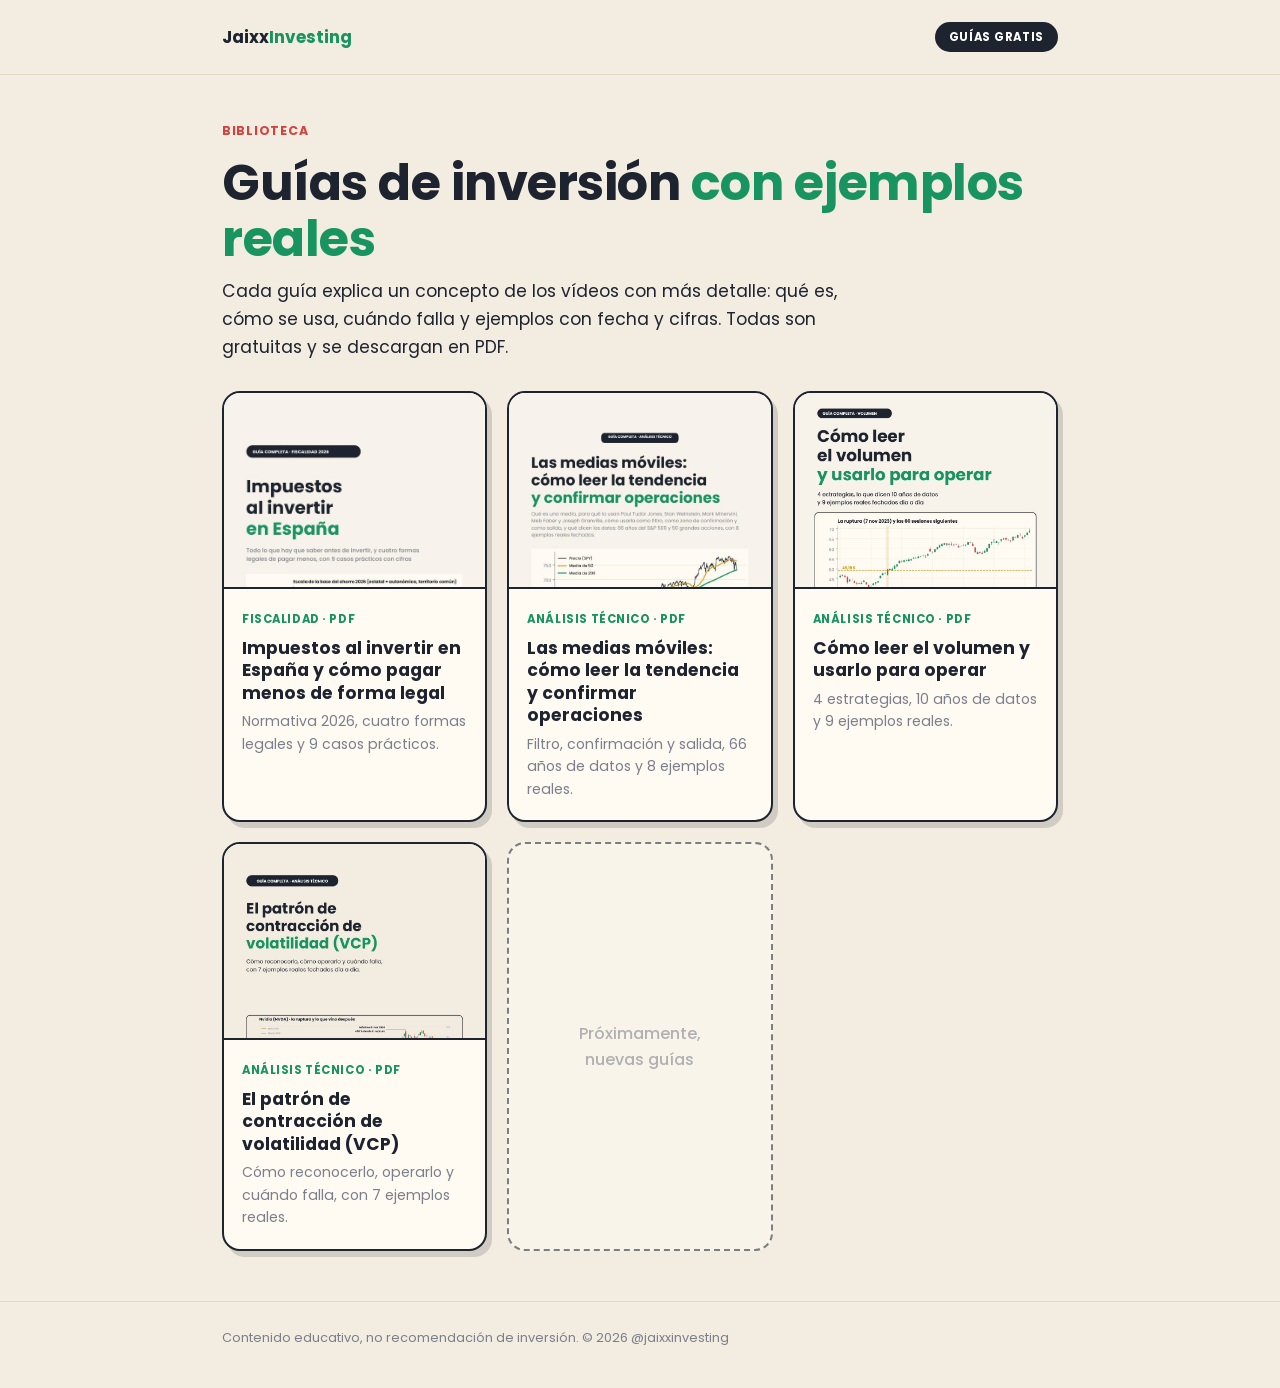
<file: index.html>
<!DOCTYPE html>
<html lang="es">
<head>
<meta charset="utf-8">
<meta name="viewport" content="width=device-width,initial-scale=1">
<title>Guías gratuitas de inversión · JaixxInvesting</title>
<meta name="description" content="Guías en PDF sobre bolsa, análisis técnico y fiscalidad, con ejemplos reales. Gratis.">
<link rel="preconnect" href="https://fonts.googleapis.com"><link rel="preconnect" href="https://fonts.gstatic.com" crossorigin>
<link href="https://fonts.googleapis.com/css2?family=Poppins:wght@400;500;700&display=swap" rel="stylesheet">
<link rel="stylesheet" href="estilo.css">
</head>
<body>
<header class="top"><div class="wrap"><a class="logo" href="./">Jaixx<span>Investing</span></a><span class="pill">Guías gratis</span></div></header>
<main class="wrap">
  <section class="hero">
    <div class="kick">Biblioteca</div>
    <h1>Guías de inversión <em>con ejemplos reales</em></h1>
    <p class="lead">Cada guía explica un concepto de los vídeos con más detalle: qué es, cómo se usa, cuándo falla y ejemplos con fecha y cifras. Todas son gratuitas y se descargan en PDF.</p>
  </section>
  <section class="grid">
    <a class="card" href="guias/impuestos/">
      <img src="guias/impuestos/portada.jpg" alt="Portada de la guía de impuestos al invertir en España">
      <div class="body"><span class="tag">Fiscalidad · PDF</span>
        <h3>Impuestos al invertir en España y cómo pagar menos de forma legal</h3>
        <p>Normativa 2026, cuatro formas legales y 9 casos prácticos.</p></div>
    </a>
    <a class="card" href="guias/medias/">
      <img src="guias/medias/portada.jpg" alt="Portada de la guía de las medias móviles">
      <div class="body"><span class="tag">Análisis técnico · PDF</span>
        <h3>Las medias móviles: cómo leer la tendencia y confirmar operaciones</h3>
        <p>Filtro, confirmación y salida, 66 años de datos y 8 ejemplos reales.</p></div>
    </a>
    <a class="card" href="guias/volumen/">
      <img src="guias/volumen/portada.jpg" alt="Portada de la guía del volumen">
      <div class="body"><span class="tag">Análisis técnico · PDF</span>
        <h3>Cómo leer el volumen y usarlo para operar</h3>
        <p>4 estrategias, 10 años de datos y 9 ejemplos reales.</p></div>
    </a>
    <a class="card" href="guias/vcp/">
      <img src="guias/vcp/portada.jpg" alt="Portada de la guía del patrón de contracción de volatilidad">
      <div class="body"><span class="tag">Análisis técnico · PDF</span>
        <h3>El patrón de contracción de volatilidad (VCP)</h3>
        <p>Cómo reconocerlo, operarlo y cuándo falla, con 7 ejemplos reales.</p></div>
    </a>
    <div class="card soon">Próximamente,<br>nuevas guías</div>
  </section>
</main>
<footer><div class="wrap">Contenido educativo, no recomendación de inversión. © 2026 @jaixxinvesting</div></footer>
<script data-goatcounter="https://jaixxinvesting.goatcounter.com/count" async src="//gc.zgo.at/count.js"></script>
</body>
</html>
</file>
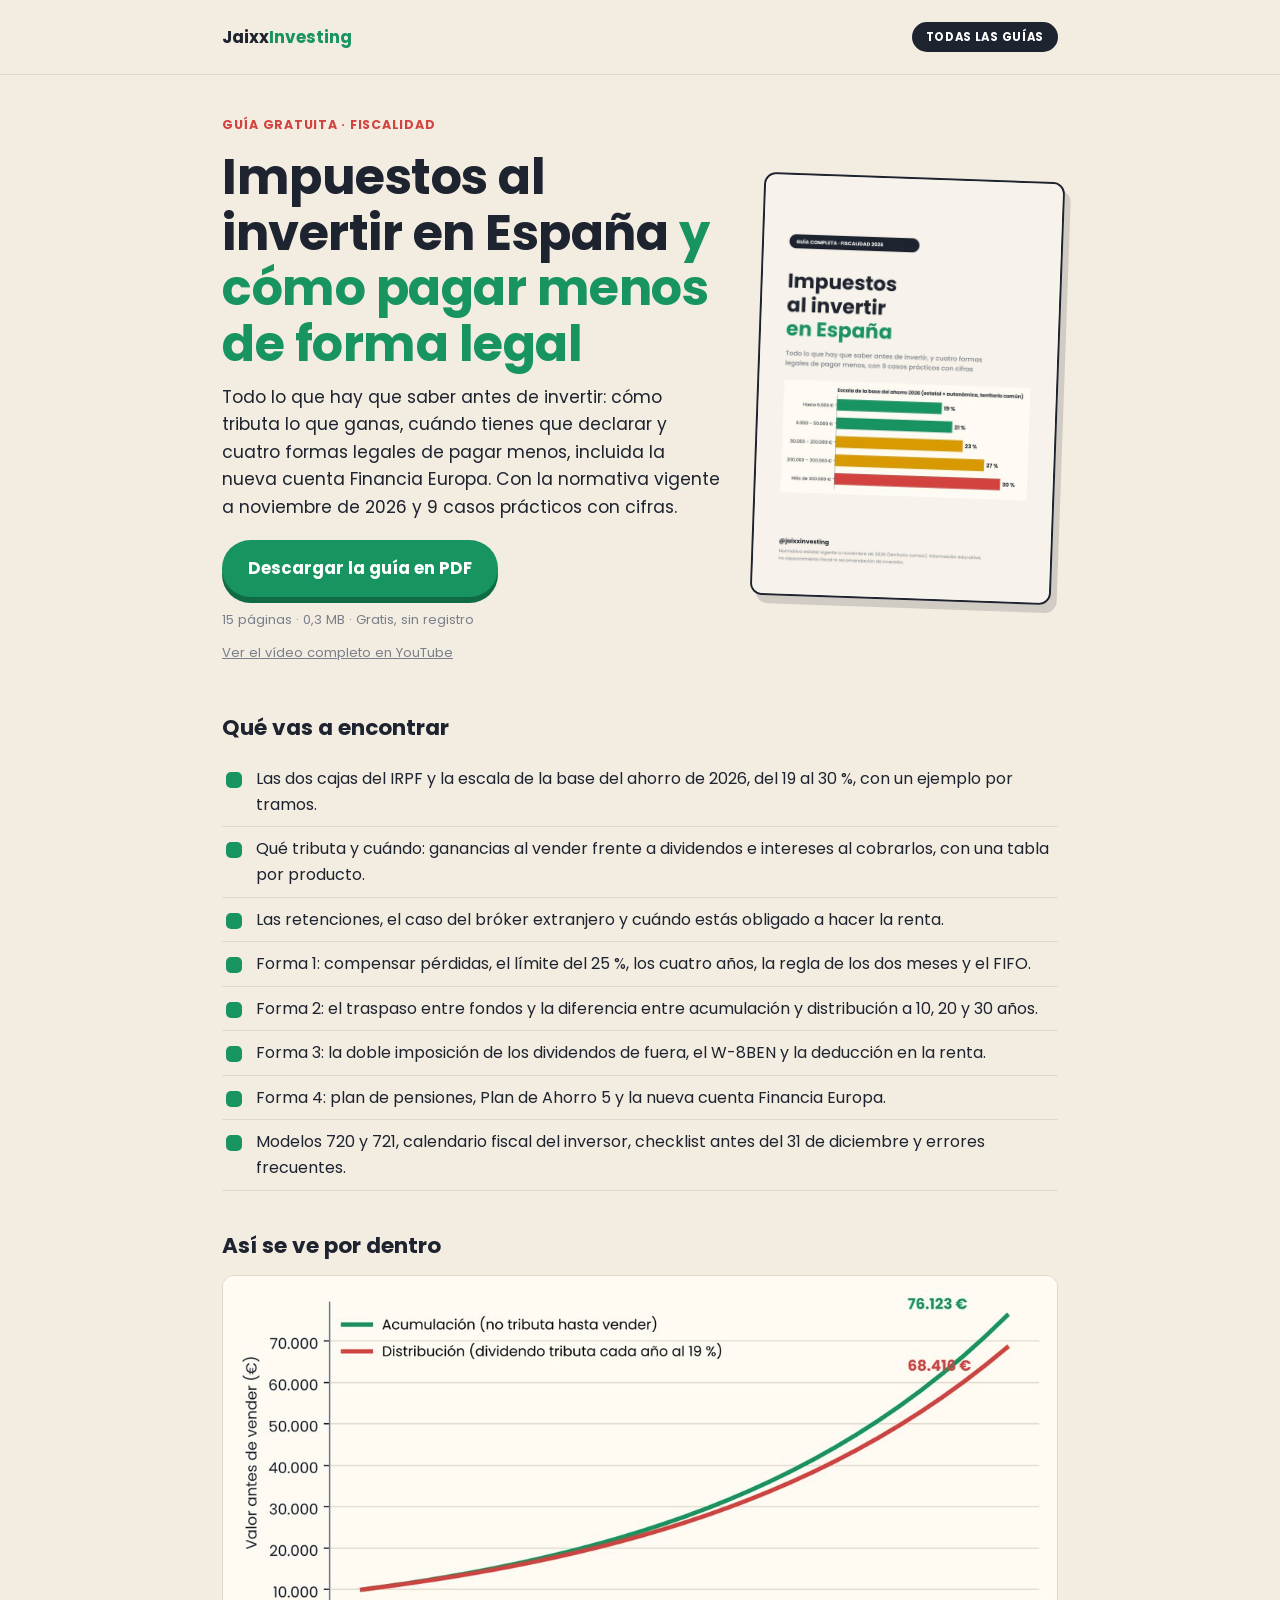
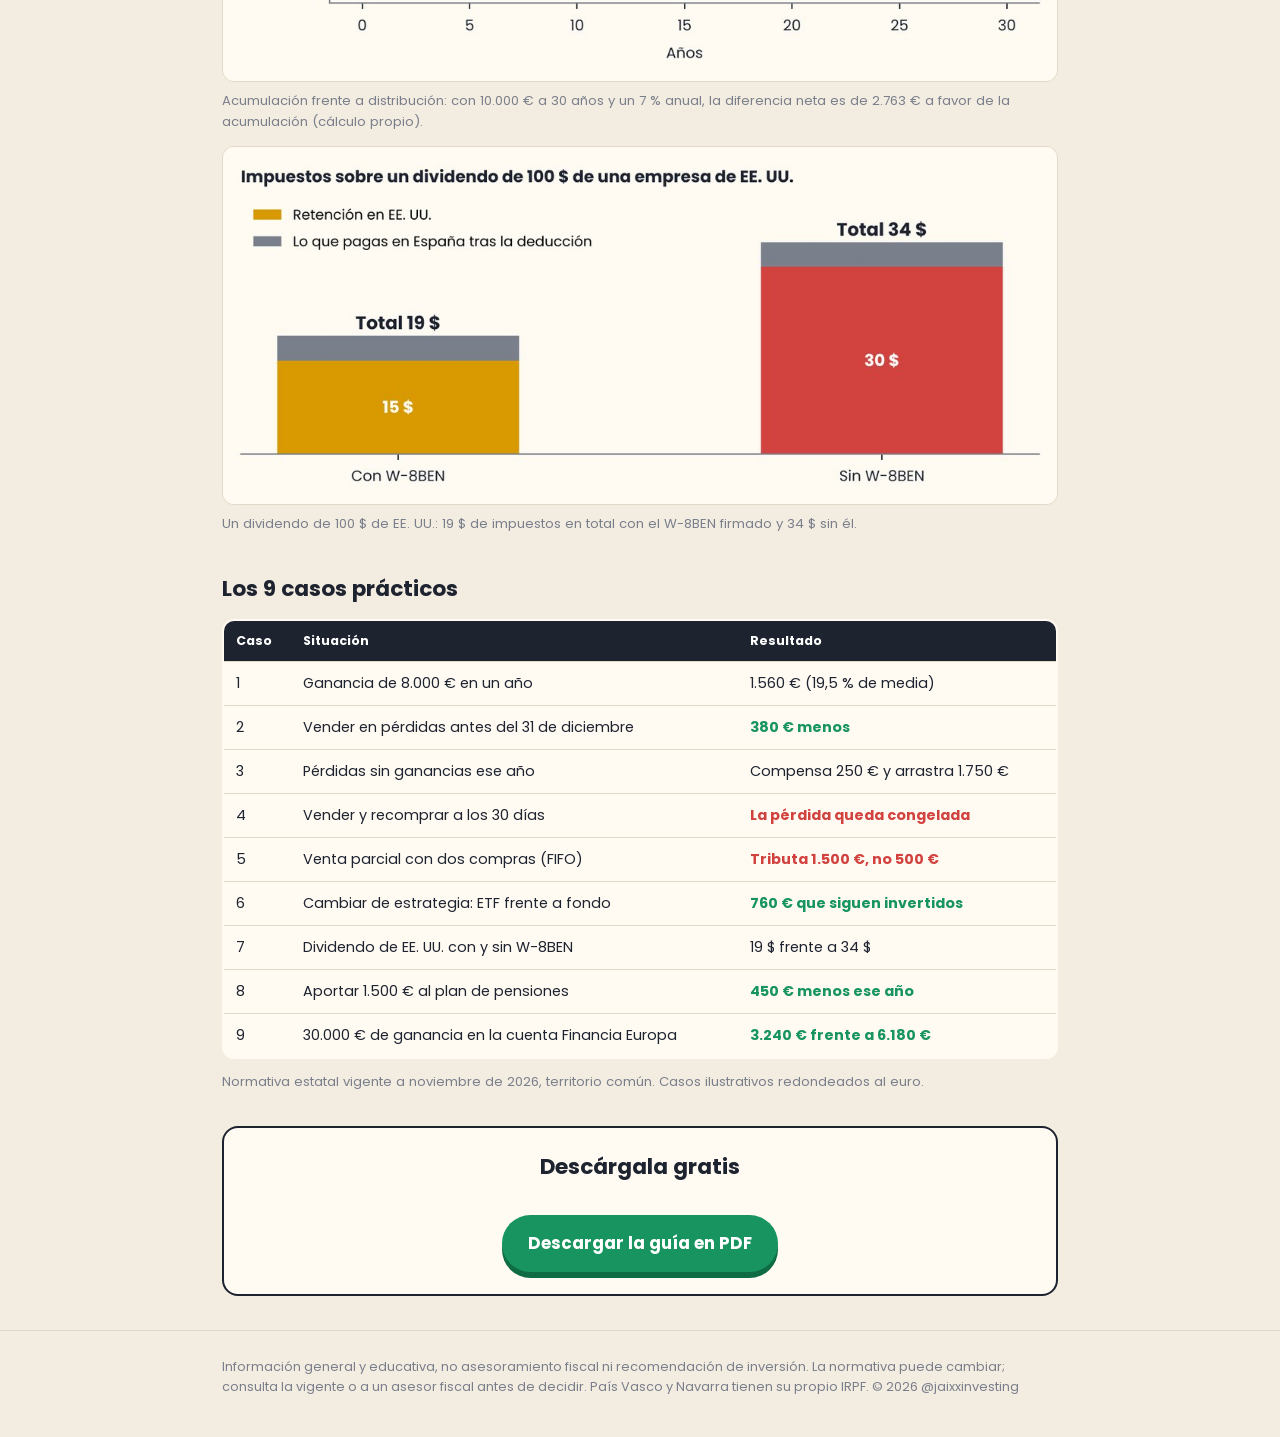
<file: guias/impuestos/index.html>
<!DOCTYPE html>
<html lang="es">
<head>
<meta charset="utf-8">
<meta name="viewport" content="width=device-width,initial-scale=1">
<title>Guía gratuita: impuestos al invertir en España y cómo pagar menos de forma legal · JaixxInvesting</title>
<meta name="description" content="Cómo tributa lo que ganas invirtiendo en España, cuándo hay que declarar y cuatro formas legales de pagar menos: pérdidas, traspaso de fondos, doble imposición y productos con ventaja fiscal. Normativa 2026 y 9 casos prácticos. PDF gratis.">
<meta property="og:type" content="article">
<meta property="og:title" content="Guía gratuita: impuestos al invertir en España y cómo pagar menos de forma legal">
<meta property="og:description" content="Normativa 2026, cuatro formas legales de pagar menos y 9 casos prácticos con cifras. PDF gratis.">
<meta property="og:image" content="https://jaixx70.github.io/guias/impuestos/compartir.jpg">
<meta property="og:url" content="https://jaixx70.github.io/guias/impuestos/">
<meta name="twitter:card" content="summary_large_image">
<link rel="preconnect" href="https://fonts.googleapis.com"><link rel="preconnect" href="https://fonts.gstatic.com" crossorigin>
<link href="https://fonts.googleapis.com/css2?family=Poppins:wght@400;500;700&display=swap" rel="stylesheet">
<link rel="stylesheet" href="../../estilo.css">
</head>
<body>
<header class="top"><div class="wrap"><a class="logo" href="../../">Jaixx<span>Investing</span></a><a class="pill" href="../../" style="text-decoration:none">Todas las guías</a></div></header>
<main class="wrap">
  <section class="guide-top">
    <div>
      <div class="kick">Guía gratuita · Fiscalidad</div>
      <h1>Impuestos al invertir en España <em>y cómo pagar menos de forma legal</em></h1>
      <p class="lead">Todo lo que hay que saber antes de invertir: cómo tributa lo que ganas, cuándo tienes que declarar y cuatro formas legales de pagar menos, incluida la nueva cuenta Financia Europa. Con la normativa vigente a noviembre de 2026 y 9 casos prácticos con cifras.</p>
      <a class="btn" href="Guia_Impuestos_JaixxInvesting.pdf" download data-goatcounter-click="descarga-impuestos" data-goatcounter-title="Descarga guía impuestos">Descargar la guía en PDF</a>
      <p class="meta">15 páginas · 0,3 MB · Gratis, sin registro</p>
      <p class="meta"><a href="https://youtu.be/mY0MZtCKalg">Ver el vídeo completo en YouTube</a></p>
    </div>
    <img src="portada.jpg" alt="Portada de la guía de impuestos al invertir en España">
  </section>

  <h2>Qué vas a encontrar</h2>
  <ul class="list">
    <li>Las dos cajas del IRPF y la escala de la base del ahorro de 2026, del 19 al 30 %, con un ejemplo por tramos.</li>
    <li>Qué tributa y cuándo: ganancias al vender frente a dividendos e intereses al cobrarlos, con una tabla por producto.</li>
    <li>Las retenciones, el caso del bróker extranjero y cuándo estás obligado a hacer la renta.</li>
    <li>Forma 1: compensar pérdidas, el límite del 25 %, los cuatro años, la regla de los dos meses y el FIFO.</li>
    <li>Forma 2: el traspaso entre fondos y la diferencia entre acumulación y distribución a 10, 20 y 30 años.</li>
    <li>Forma 3: la doble imposición de los dividendos de fuera, el W-8BEN y la deducción en la renta.</li>
    <li>Forma 4: plan de pensiones, Plan de Ahorro 5 y la nueva cuenta Financia Europa.</li>
    <li>Modelos 720 y 721, calendario fiscal del inversor, checklist antes del 31 de diciembre y errores frecuentes.</li>
  </ul>

  <h2>Así se ve por dentro</h2>
  <div class="figs">
    <img src="ej_acumulacion.jpg" alt="Acumulación frente a distribución con 10.000 euros a 30 años" loading="lazy">
    <p>Acumulación frente a distribución: con 10.000 € a 30 años y un 7 % anual, la diferencia neta es de 2.763 € a favor de la acumulación (cálculo propio).</p>
    <img src="ej_dividendos.jpg" alt="Impuestos sobre un dividendo de 100 dólares con y sin W-8BEN" loading="lazy">
    <p>Un dividendo de 100 $ de EE. UU.: 19 $ de impuestos en total con el W-8BEN firmado y 34 $ sin él.</p>
  </div>

  <h2>Los 9 casos prácticos</h2>
  <table>
    <tr><th>Caso</th><th>Situación</th><th>Resultado</th></tr>
    <tr><td>1</td><td>Ganancia de 8.000 € en un año</td><td>1.560 € (19,5 % de media)</td></tr>
    <tr><td>2</td><td>Vender en pérdidas antes del 31 de diciembre</td><td class="ok">380 € menos</td></tr>
    <tr><td>3</td><td>Pérdidas sin ganancias ese año</td><td>Compensa 250 € y arrastra 1.750 €</td></tr>
    <tr><td>4</td><td>Vender y recomprar a los 30 días</td><td class="ko">La pérdida queda congelada</td></tr>
    <tr><td>5</td><td>Venta parcial con dos compras (FIFO)</td><td class="ko">Tributa 1.500 €, no 500 €</td></tr>
    <tr><td>6</td><td>Cambiar de estrategia: ETF frente a fondo</td><td class="ok">760 € que siguen invertidos</td></tr>
    <tr><td>7</td><td>Dividendo de EE. UU. con y sin W-8BEN</td><td>19 $ frente a 34 $</td></tr>
    <tr><td>8</td><td>Aportar 1.500 € al plan de pensiones</td><td class="ok">450 € menos ese año</td></tr>
    <tr><td>9</td><td>30.000 € de ganancia en la cuenta Financia Europa</td><td class="ok">3.240 € frente a 6.180 €</td></tr>
  </table>
  <p class="meta">Normativa estatal vigente a noviembre de 2026, territorio común. Casos ilustrativos redondeados al euro.</p>

  <div class="box cta">
    <h2 style="margin-top:0">Descárgala gratis</h2>
    <a class="btn" href="Guia_Impuestos_JaixxInvesting.pdf" download data-goatcounter-click="descarga-impuestos" data-goatcounter-title="Descarga guía impuestos">Descargar la guía en PDF</a>
  </div>
</main>
<footer><div class="wrap">Información general y educativa, no asesoramiento fiscal ni recomendación de inversión. La normativa puede cambiar; consulta la vigente o a un asesor fiscal antes de decidir. País Vasco y Navarra tienen su propio IRPF. © 2026 @jaixxinvesting</div></footer>
<script data-goatcounter="https://jaixxinvesting.goatcounter.com/count" async src="//gc.zgo.at/count.js"></script>
</body>
</html>
</file>
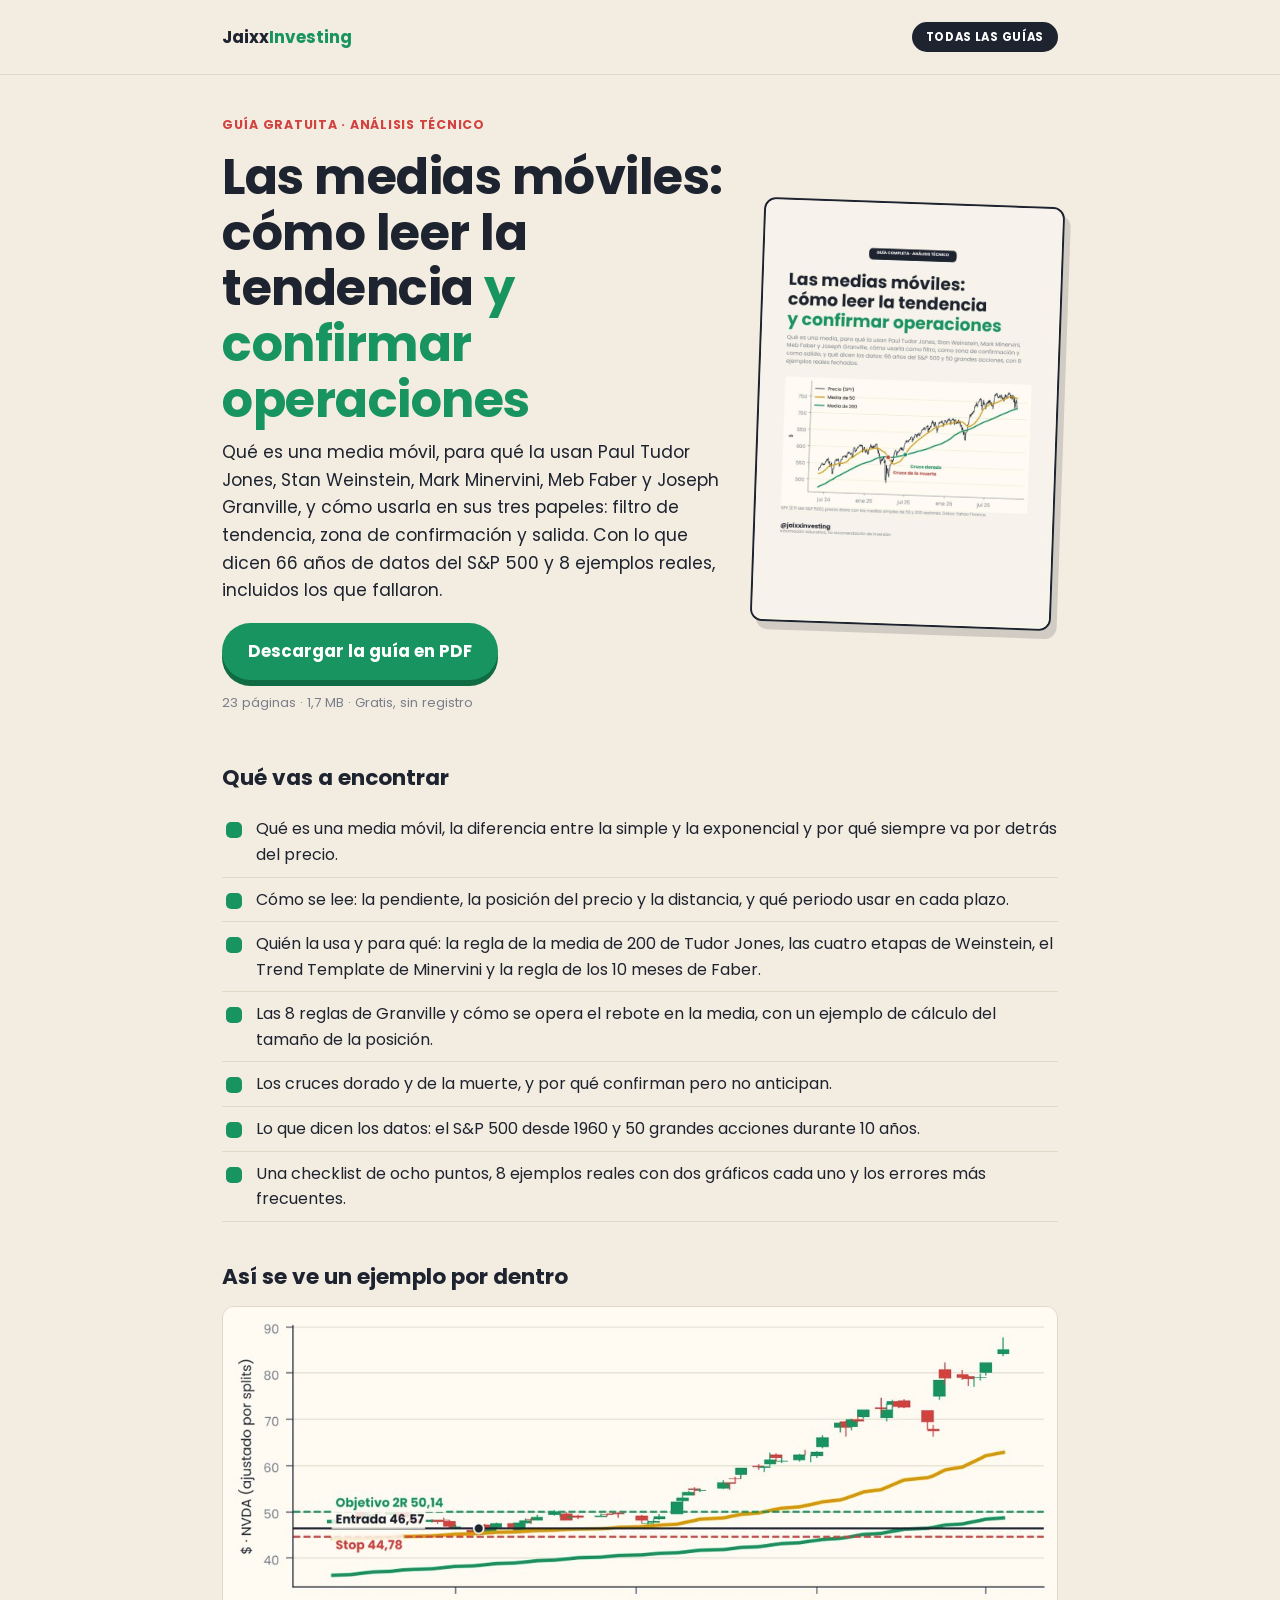
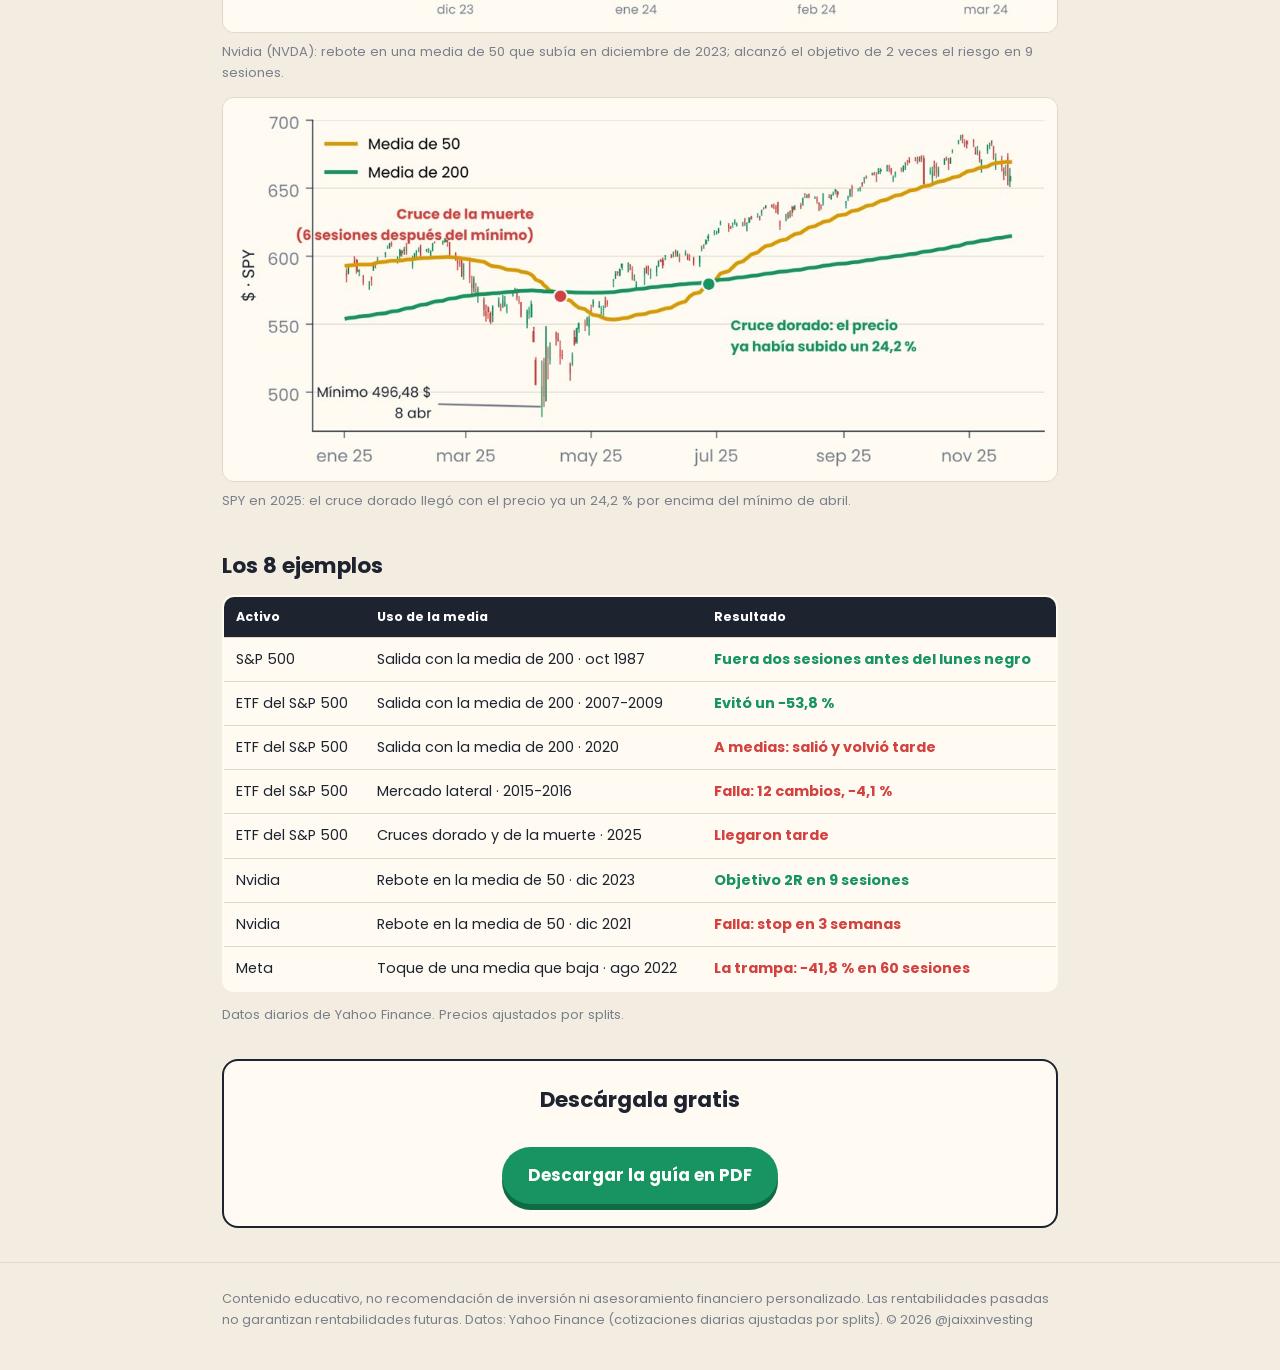
<file: guias/medias/index.html>
<!DOCTYPE html>
<html lang="es">
<head>
<meta charset="utf-8">
<meta name="viewport" content="width=device-width,initial-scale=1">
<title>Guía gratuita: las medias móviles, cómo leer la tendencia y confirmar operaciones · JaixxInvesting</title>
<meta name="description" content="Qué es una media móvil, para qué la usan Tudor Jones, Weinstein, Minervini, Faber y Granville, cómo usarla como filtro, confirmación y salida, con 66 años de datos y 8 ejemplos reales. PDF gratis.">
<meta property="og:type" content="article">
<meta property="og:title" content="Guía gratuita: las medias móviles, cómo leer la tendencia y confirmar operaciones">
<meta property="og:description" content="Filtro, confirmación y salida, las 8 reglas de Granville, 66 años de datos del S&amp;P 500 y 8 ejemplos reales. PDF gratis.">
<meta property="og:image" content="https://jaixx70.github.io/guias/medias/compartir.jpg">
<meta property="og:url" content="https://jaixx70.github.io/guias/medias/">
<meta name="twitter:card" content="summary_large_image">
<link rel="preconnect" href="https://fonts.googleapis.com"><link rel="preconnect" href="https://fonts.gstatic.com" crossorigin>
<link href="https://fonts.googleapis.com/css2?family=Poppins:wght@400;500;700&display=swap" rel="stylesheet">
<link rel="stylesheet" href="../../estilo.css">
</head>
<body>
<header class="top"><div class="wrap"><a class="logo" href="../../">Jaixx<span>Investing</span></a><a class="pill" href="../../" style="text-decoration:none">Todas las guías</a></div></header>
<main class="wrap">
  <section class="guide-top">
    <div>
      <div class="kick">Guía gratuita · Análisis técnico</div>
      <h1>Las medias móviles: cómo leer la tendencia <em>y confirmar operaciones</em></h1>
      <p class="lead">Qué es una media móvil, para qué la usan Paul Tudor Jones, Stan Weinstein, Mark Minervini, Meb Faber y Joseph Granville, y cómo usarla en sus tres papeles: filtro de tendencia, zona de confirmación y salida. Con lo que dicen 66 años de datos del S&amp;P 500 y 8 ejemplos reales, incluidos los que fallaron.</p>
      <a class="btn" href="Guia_Medias_Moviles_JaixxInvesting.pdf" download data-goatcounter-click="descarga-medias" data-goatcounter-title="Descarga guía medias móviles">Descargar la guía en PDF</a>
      <p class="meta">23 páginas · 1,7 MB · Gratis, sin registro</p>
    </div>
    <img src="portada.jpg" alt="Portada de la guía de las medias móviles">
  </section>

  <h2>Qué vas a encontrar</h2>
  <ul class="list">
    <li>Qué es una media móvil, la diferencia entre la simple y la exponencial y por qué siempre va por detrás del precio.</li>
    <li>Cómo se lee: la pendiente, la posición del precio y la distancia, y qué periodo usar en cada plazo.</li>
    <li>Quién la usa y para qué: la regla de la media de 200 de Tudor Jones, las cuatro etapas de Weinstein, el Trend Template de Minervini y la regla de los 10 meses de Faber.</li>
    <li>Las 8 reglas de Granville y cómo se opera el rebote en la media, con un ejemplo de cálculo del tamaño de la posición.</li>
    <li>Los cruces dorado y de la muerte, y por qué confirman pero no anticipan.</li>
    <li>Lo que dicen los datos: el S&amp;P 500 desde 1960 y 50 grandes acciones durante 10 años.</li>
    <li>Una checklist de ocho puntos, 8 ejemplos reales con dos gráficos cada uno y los errores más frecuentes.</li>
  </ul>

  <h2>Así se ve un ejemplo por dentro</h2>
  <div class="figs">
    <img src="ej_rebote.jpg" alt="Nvidia, rebote en la media de 50 en diciembre de 2023 con entrada, stop y objetivo" loading="lazy">
    <p>Nvidia (NVDA): rebote en una media de 50 que subía en diciembre de 2023; alcanzó el objetivo de 2 veces el riesgo en 9 sesiones.</p>
    <img src="ej_cruce.jpg" alt="SPY en 2025, cruce de la muerte y cruce dorado" loading="lazy">
    <p>SPY en 2025: el cruce dorado llegó con el precio ya un 24,2 % por encima del mínimo de abril.</p>
  </div>

  <h2>Los 8 ejemplos</h2>
  <table>
    <tr><th>Activo</th><th>Uso de la media</th><th>Resultado</th></tr>
    <tr><td>S&amp;P 500</td><td>Salida con la media de 200 · oct 1987</td><td class="ok">Fuera dos sesiones antes del lunes negro</td></tr>
    <tr><td>ETF del S&amp;P 500</td><td>Salida con la media de 200 · 2007-2009</td><td class="ok">Evitó un −53,8 %</td></tr>
    <tr><td>ETF del S&amp;P 500</td><td>Salida con la media de 200 · 2020</td><td class="ko">A medias: salió y volvió tarde</td></tr>
    <tr><td>ETF del S&amp;P 500</td><td>Mercado lateral · 2015-2016</td><td class="ko">Falla: 12 cambios, −4,1 %</td></tr>
    <tr><td>ETF del S&amp;P 500</td><td>Cruces dorado y de la muerte · 2025</td><td class="ko">Llegaron tarde</td></tr>
    <tr><td>Nvidia</td><td>Rebote en la media de 50 · dic 2023</td><td class="ok">Objetivo 2R en 9 sesiones</td></tr>
    <tr><td>Nvidia</td><td>Rebote en la media de 50 · dic 2021</td><td class="ko">Falla: stop en 3 semanas</td></tr>
    <tr><td>Meta</td><td>Toque de una media que baja · ago 2022</td><td class="ko">La trampa: −41,8 % en 60 sesiones</td></tr>
  </table>
  <p class="meta">Datos diarios de Yahoo Finance. Precios ajustados por splits.</p>

  <div class="box cta">
    <h2 style="margin-top:0">Descárgala gratis</h2>
    <a class="btn" href="Guia_Medias_Moviles_JaixxInvesting.pdf" download data-goatcounter-click="descarga-medias" data-goatcounter-title="Descarga guía medias móviles">Descargar la guía en PDF</a>
  </div>
</main>
<footer><div class="wrap">Contenido educativo, no recomendación de inversión ni asesoramiento financiero personalizado. Las rentabilidades pasadas no garantizan rentabilidades futuras. Datos: Yahoo Finance (cotizaciones diarias ajustadas por splits). © 2026 @jaixxinvesting</div></footer>
<script data-goatcounter="https://jaixxinvesting.goatcounter.com/count" async src="//gc.zgo.at/count.js"></script>
</body>
</html>
</file>
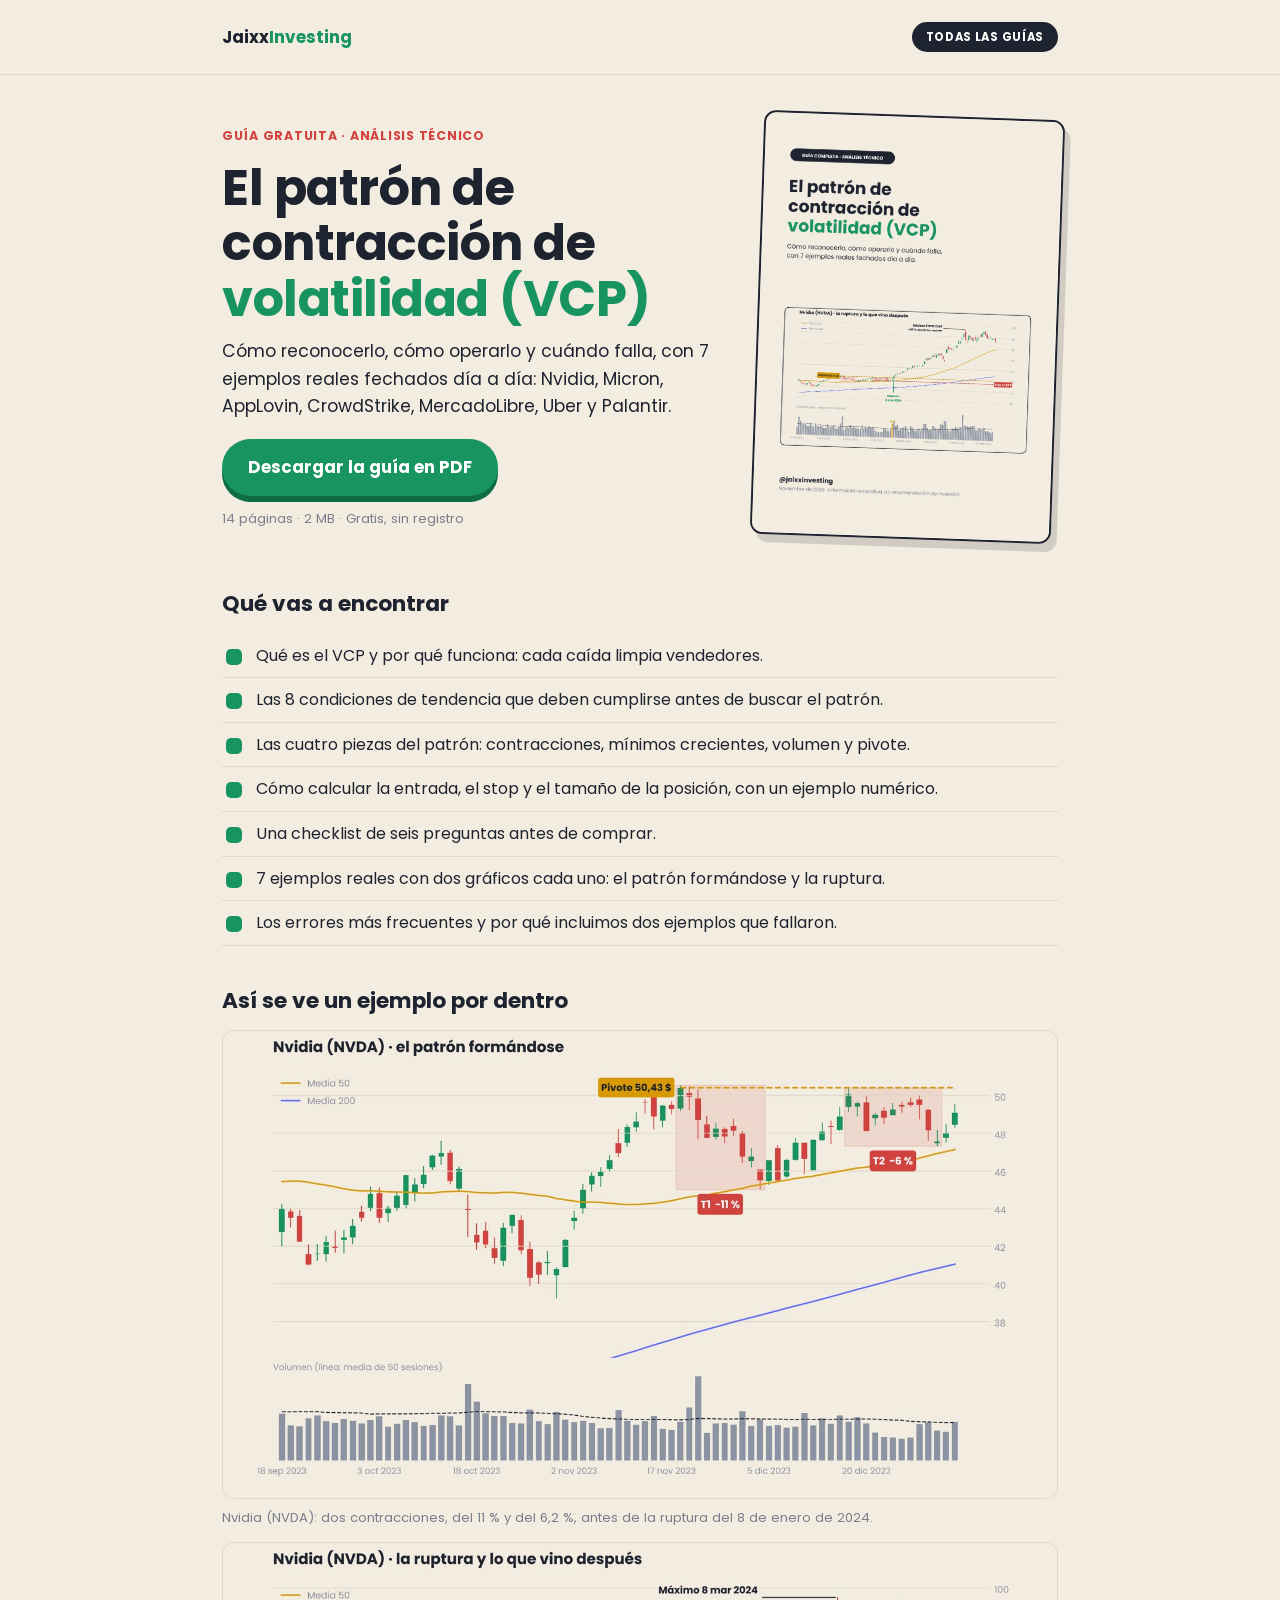
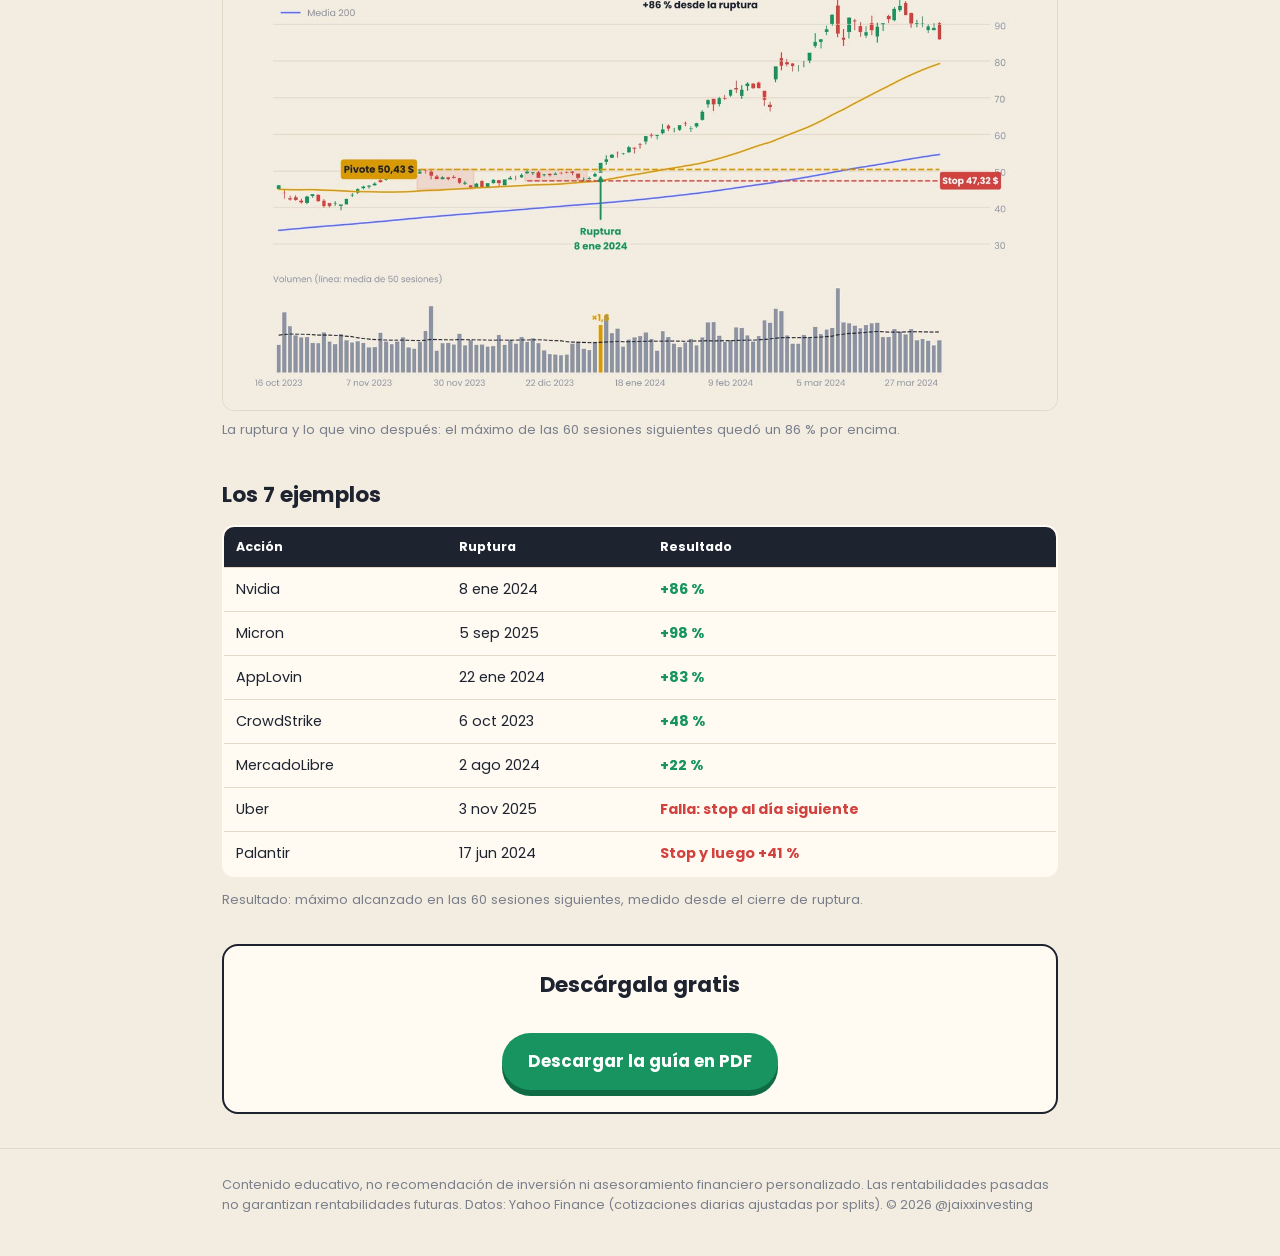
<file: guias/vcp/index.html>
<!DOCTYPE html>
<html lang="es">
<head>
<meta charset="utf-8">
<meta name="viewport" content="width=device-width,initial-scale=1">
<title>Guía gratuita: el patrón de contracción de volatilidad (VCP) · JaixxInvesting</title>
<meta name="description" content="Qué es el VCP, cómo se opera, cuándo falla y 7 ejemplos reales fechados día a día. Descarga gratuita en PDF.">
<meta property="og:type" content="article">
<meta property="og:title" content="Guía gratuita: el patrón de contracción de volatilidad (VCP)">
<meta property="og:description" content="Cómo reconocerlo, operarlo y cuándo falla, con 7 ejemplos reales fechados día a día. PDF gratis.">
<meta property="og:image" content="https://jaixx70.github.io/guias/vcp/compartir.jpg">
<meta property="og:url" content="https://jaixx70.github.io/guias/vcp/">
<meta name="twitter:card" content="summary_large_image">
<link rel="preconnect" href="https://fonts.googleapis.com"><link rel="preconnect" href="https://fonts.gstatic.com" crossorigin>
<link href="https://fonts.googleapis.com/css2?family=Poppins:wght@400;500;700&display=swap" rel="stylesheet">
<link rel="stylesheet" href="../../estilo.css">
</head>
<body>
<header class="top"><div class="wrap"><a class="logo" href="../../">Jaixx<span>Investing</span></a><a class="pill" href="../../" style="text-decoration:none">Todas las guías</a></div></header>
<main class="wrap">
  <section class="guide-top">
    <div>
      <div class="kick">Guía gratuita · Análisis técnico</div>
      <h1>El patrón de contracción de <em>volatilidad (VCP)</em></h1>
      <p class="lead">Cómo reconocerlo, cómo operarlo y cuándo falla, con 7 ejemplos reales fechados día a día: Nvidia, Micron, AppLovin, CrowdStrike, MercadoLibre, Uber y Palantir.</p>
      <a class="btn" href="Guia_VCP_JaixxInvesting.pdf" download data-goatcounter-click="descarga-vcp" data-goatcounter-title="Descarga guía VCP">Descargar la guía en PDF</a>
      <p class="meta">14 páginas · 2 MB · Gratis, sin registro</p>
    </div>
    <img src="portada.jpg" alt="Portada de la guía del VCP">
  </section>

  <h2>Qué vas a encontrar</h2>
  <ul class="list">
    <li>Qué es el VCP y por qué funciona: cada caída limpia vendedores.</li>
    <li>Las 8 condiciones de tendencia que deben cumplirse antes de buscar el patrón.</li>
    <li>Las cuatro piezas del patrón: contracciones, mínimos crecientes, volumen y pivote.</li>
    <li>Cómo calcular la entrada, el stop y el tamaño de la posición, con un ejemplo numérico.</li>
    <li>Una checklist de seis preguntas antes de comprar.</li>
    <li>7 ejemplos reales con dos gráficos cada uno: el patrón formándose y la ruptura.</li>
    <li>Los errores más frecuentes y por qué incluimos dos ejemplos que fallaron.</li>
  </ul>

  <h2>Así se ve un ejemplo por dentro</h2>
  <div class="figs">
    <img src="ej_forma.jpg" alt="Nvidia, el patrón formándose antes del 8 de enero de 2024" loading="lazy">
    <p>Nvidia (NVDA): dos contracciones, del 11 % y del 6,2 %, antes de la ruptura del 8 de enero de 2024.</p>
    <img src="ej_ejec.jpg" alt="Nvidia, la ruptura y las 60 sesiones siguientes" loading="lazy">
    <p>La ruptura y lo que vino después: el máximo de las 60 sesiones siguientes quedó un 86 % por encima.</p>
  </div>

  <h2>Los 7 ejemplos</h2>
  <table>
    <tr><th>Acción</th><th>Ruptura</th><th>Resultado</th></tr>
    <tr><td>Nvidia</td><td>8 ene 2024</td><td class="ok">+86 %</td></tr>
    <tr><td>Micron</td><td>5 sep 2025</td><td class="ok">+98 %</td></tr>
    <tr><td>AppLovin</td><td>22 ene 2024</td><td class="ok">+83 %</td></tr>
    <tr><td>CrowdStrike</td><td>6 oct 2023</td><td class="ok">+48 %</td></tr>
    <tr><td>MercadoLibre</td><td>2 ago 2024</td><td class="ok">+22 %</td></tr>
    <tr><td>Uber</td><td>3 nov 2025</td><td class="ko">Falla: stop al día siguiente</td></tr>
    <tr><td>Palantir</td><td>17 jun 2024</td><td class="ko">Stop y luego +41 %</td></tr>
  </table>
  <p class="meta">Resultado: máximo alcanzado en las 60 sesiones siguientes, medido desde el cierre de ruptura.</p>

  <div class="box cta">
    <h2 style="margin-top:0">Descárgala gratis</h2>
    <a class="btn" href="Guia_VCP_JaixxInvesting.pdf" download data-goatcounter-click="descarga-vcp" data-goatcounter-title="Descarga guía VCP">Descargar la guía en PDF</a>
  </div>
</main>
<footer><div class="wrap">Contenido educativo, no recomendación de inversión ni asesoramiento financiero personalizado. Las rentabilidades pasadas no garantizan rentabilidades futuras. Datos: Yahoo Finance (cotizaciones diarias ajustadas por splits). © 2026 @jaixxinvesting</div></footer>
<script data-goatcounter="https://jaixxinvesting.goatcounter.com/count" async src="//gc.zgo.at/count.js"></script>
</body>
</html>
</file>
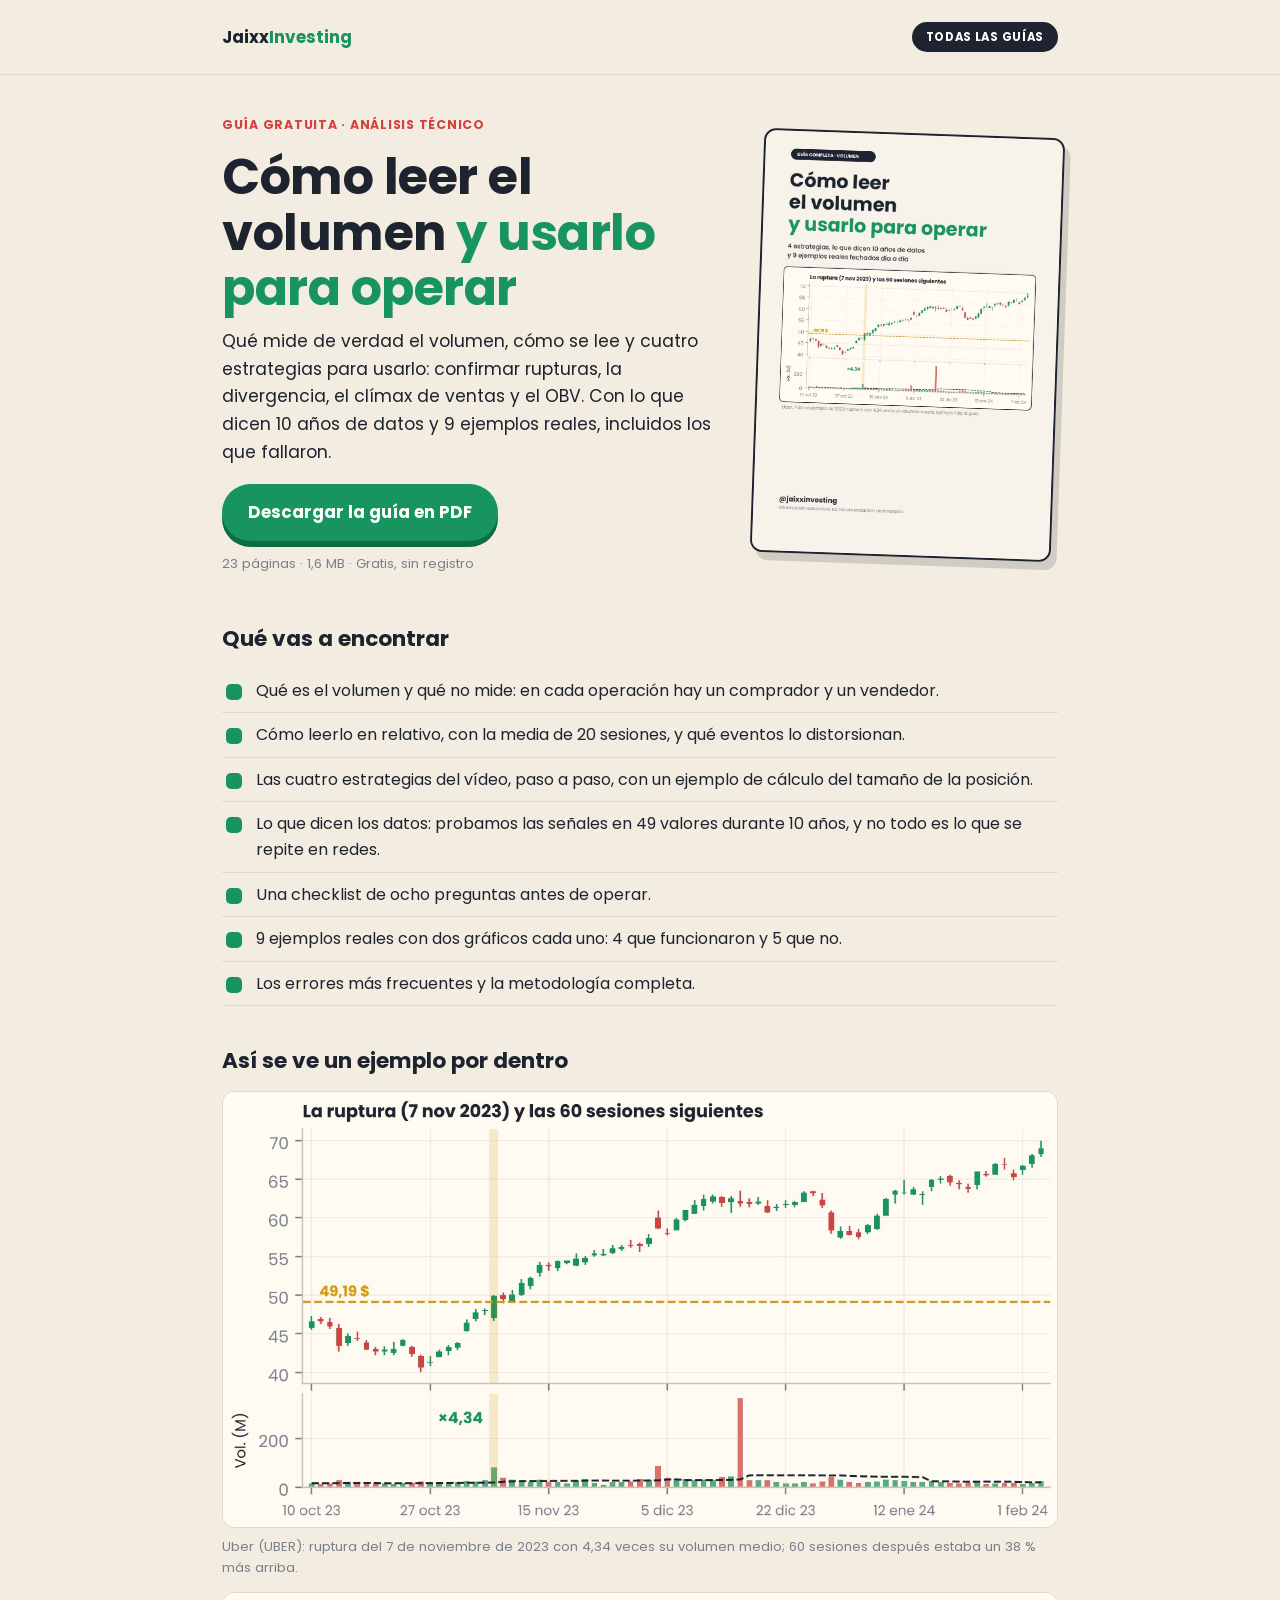
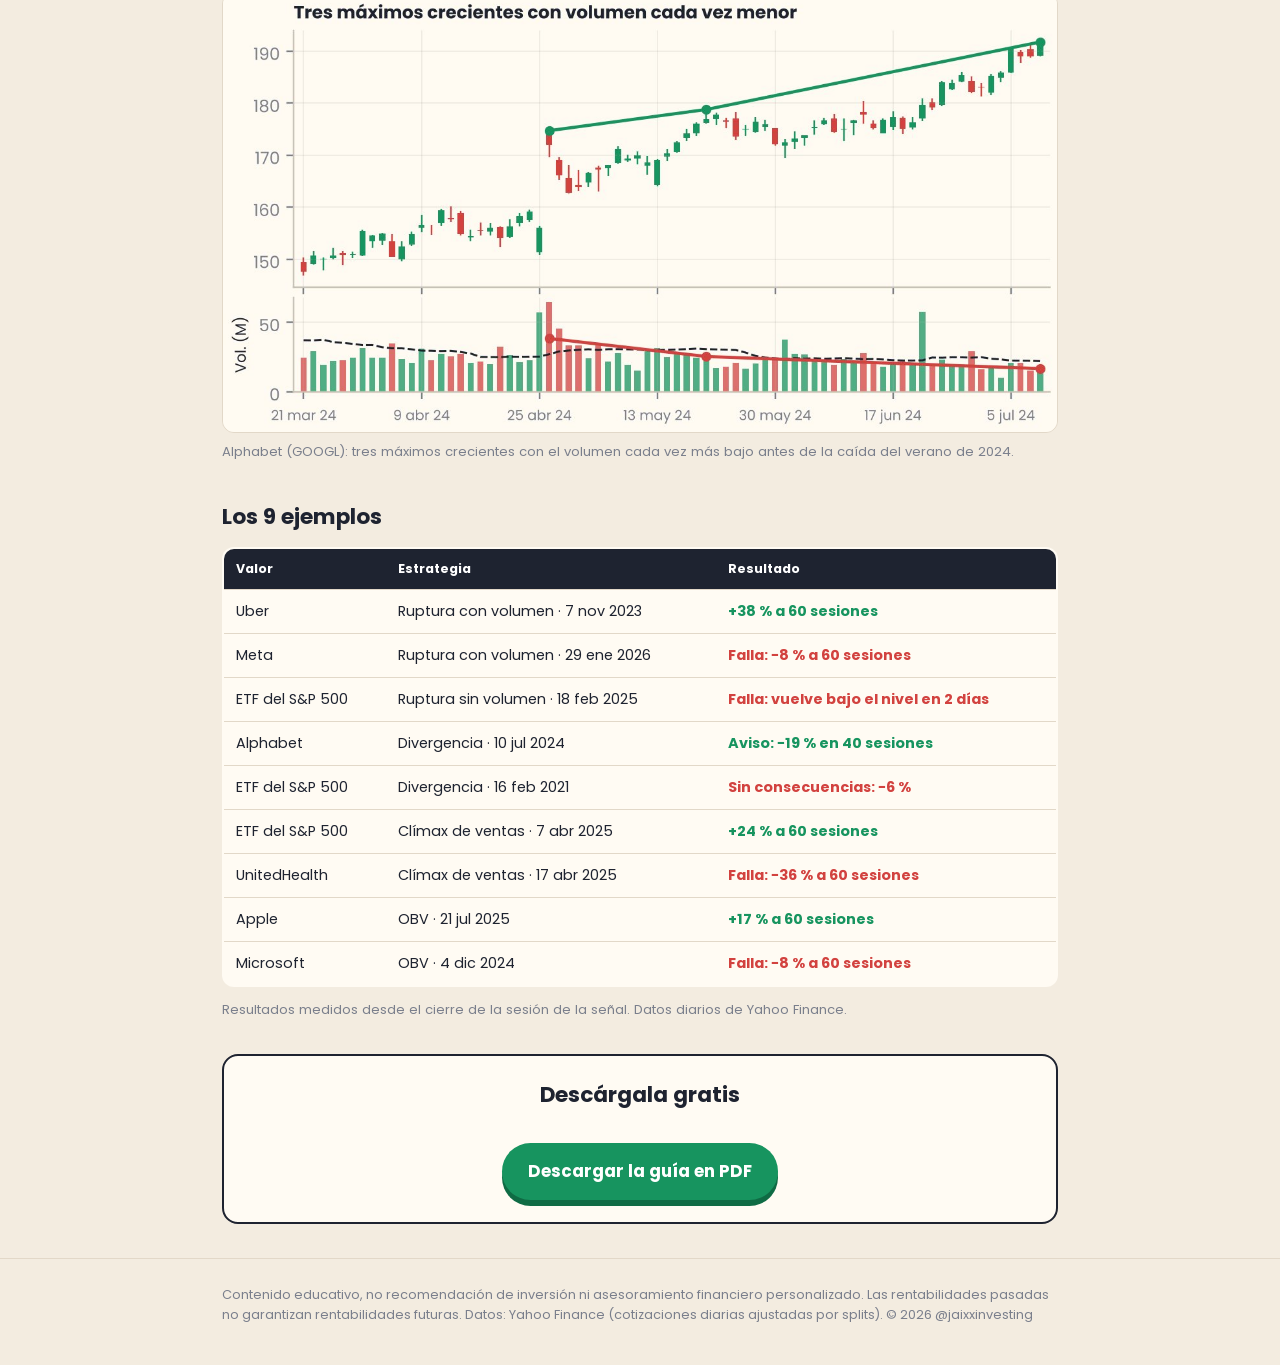
<file: guias/volumen/index.html>
<!DOCTYPE html>
<html lang="es">
<head>
<meta charset="utf-8">
<meta name="viewport" content="width=device-width,initial-scale=1">
<title>Guía gratuita: cómo leer el volumen y usarlo para operar · JaixxInvesting</title>
<meta name="description" content="Qué es el volumen, cómo se lee y 4 estrategias (rupturas, divergencia, clímax de ventas y OBV), con 10 años de datos y 9 ejemplos reales. Descarga gratuita en PDF.">
<meta property="og:type" content="article">
<meta property="og:title" content="Guía gratuita: cómo leer el volumen y usarlo para operar">
<meta property="og:description" content="4 estrategias, lo que dicen 10 años de datos y 9 ejemplos reales fechados día a día. PDF gratis.">
<meta property="og:image" content="https://jaixx70.github.io/guias/volumen/compartir.jpg">
<meta property="og:url" content="https://jaixx70.github.io/guias/volumen/">
<meta name="twitter:card" content="summary_large_image">
<link rel="preconnect" href="https://fonts.googleapis.com"><link rel="preconnect" href="https://fonts.gstatic.com" crossorigin>
<link href="https://fonts.googleapis.com/css2?family=Poppins:wght@400;500;700&display=swap" rel="stylesheet">
<link rel="stylesheet" href="../../estilo.css">
</head>
<body>
<header class="top"><div class="wrap"><a class="logo" href="../../">Jaixx<span>Investing</span></a><a class="pill" href="../../" style="text-decoration:none">Todas las guías</a></div></header>
<main class="wrap">
  <section class="guide-top">
    <div>
      <div class="kick">Guía gratuita · Análisis técnico</div>
      <h1>Cómo leer el volumen <em>y usarlo para operar</em></h1>
      <p class="lead">Qué mide de verdad el volumen, cómo se lee y cuatro estrategias para usarlo: confirmar rupturas, la divergencia, el clímax de ventas y el OBV. Con lo que dicen 10 años de datos y 9 ejemplos reales, incluidos los que fallaron.</p>
      <a class="btn" href="Guia_Volumen_JaixxInvesting.pdf" download data-goatcounter-click="descarga-volumen" data-goatcounter-title="Descarga guía volumen">Descargar la guía en PDF</a>
      <p class="meta">23 páginas · 1,6 MB · Gratis, sin registro</p>
    </div>
    <img src="portada.jpg" alt="Portada de la guía del volumen">
  </section>

  <h2>Qué vas a encontrar</h2>
  <ul class="list">
    <li>Qué es el volumen y qué no mide: en cada operación hay un comprador y un vendedor.</li>
    <li>Cómo leerlo en relativo, con la media de 20 sesiones, y qué eventos lo distorsionan.</li>
    <li>Las cuatro estrategias del vídeo, paso a paso, con un ejemplo de cálculo del tamaño de la posición.</li>
    <li>Lo que dicen los datos: probamos las señales en 49 valores durante 10 años, y no todo es lo que se repite en redes.</li>
    <li>Una checklist de ocho preguntas antes de operar.</li>
    <li>9 ejemplos reales con dos gráficos cada uno: 4 que funcionaron y 5 que no.</li>
    <li>Los errores más frecuentes y la metodología completa.</li>
  </ul>

  <h2>Así se ve un ejemplo por dentro</h2>
  <div class="figs">
    <img src="ej_ruptura.jpg" alt="Uber, la ruptura del 7 de noviembre de 2023 y las 60 sesiones siguientes" loading="lazy">
    <p>Uber (UBER): ruptura del 7 de noviembre de 2023 con 4,34 veces su volumen medio; 60 sesiones después estaba un 38 % más arriba.</p>
    <img src="ej_divergencia.jpg" alt="Alphabet, tres máximos crecientes con volumen cada vez menor" loading="lazy">
    <p>Alphabet (GOOGL): tres máximos crecientes con el volumen cada vez más bajo antes de la caída del verano de 2024.</p>
  </div>

  <h2>Los 9 ejemplos</h2>
  <table>
    <tr><th>Valor</th><th>Estrategia</th><th>Resultado</th></tr>
    <tr><td>Uber</td><td>Ruptura con volumen · 7 nov 2023</td><td class="ok">+38 % a 60 sesiones</td></tr>
    <tr><td>Meta</td><td>Ruptura con volumen · 29 ene 2026</td><td class="ko">Falla: −8 % a 60 sesiones</td></tr>
    <tr><td>ETF del S&amp;P 500</td><td>Ruptura sin volumen · 18 feb 2025</td><td class="ko">Falla: vuelve bajo el nivel en 2 días</td></tr>
    <tr><td>Alphabet</td><td>Divergencia · 10 jul 2024</td><td class="ok">Aviso: −19 % en 40 sesiones</td></tr>
    <tr><td>ETF del S&amp;P 500</td><td>Divergencia · 16 feb 2021</td><td class="ko">Sin consecuencias: −6 %</td></tr>
    <tr><td>ETF del S&amp;P 500</td><td>Clímax de ventas · 7 abr 2025</td><td class="ok">+24 % a 60 sesiones</td></tr>
    <tr><td>UnitedHealth</td><td>Clímax de ventas · 17 abr 2025</td><td class="ko">Falla: −36 % a 60 sesiones</td></tr>
    <tr><td>Apple</td><td>OBV · 21 jul 2025</td><td class="ok">+17 % a 60 sesiones</td></tr>
    <tr><td>Microsoft</td><td>OBV · 4 dic 2024</td><td class="ko">Falla: −8 % a 60 sesiones</td></tr>
  </table>
  <p class="meta">Resultados medidos desde el cierre de la sesión de la señal. Datos diarios de Yahoo Finance.</p>

  <div class="box cta">
    <h2 style="margin-top:0">Descárgala gratis</h2>
    <a class="btn" href="Guia_Volumen_JaixxInvesting.pdf" download data-goatcounter-click="descarga-volumen" data-goatcounter-title="Descarga guía volumen">Descargar la guía en PDF</a>
  </div>
</main>
<footer><div class="wrap">Contenido educativo, no recomendación de inversión ni asesoramiento financiero personalizado. Las rentabilidades pasadas no garantizan rentabilidades futuras. Datos: Yahoo Finance (cotizaciones diarias ajustadas por splits). © 2026 @jaixxinvesting</div></footer>
<script data-goatcounter="https://jaixxinvesting.goatcounter.com/count" async src="//gc.zgo.at/count.js"></script>
</body>
</html>
</file>
<file: estilo.css>
:root{--bg:#F3ECE0;--paper:#FFFBF3;--ink:#1E2330;--green:#17945F;--red:#D2423F;--gold:#D89A00;--gray:#7A7F8C;--line:#E2D8C8}
*{box-sizing:border-box;margin:0}
body{background:var(--bg);color:var(--ink);font-family:Poppins,system-ui,sans-serif;line-height:1.6;-webkit-font-smoothing:antialiased}
a{color:inherit}
.wrap{max-width:880px;margin:0 auto;padding:0 22px}
header.top{padding:22px 0;border-bottom:1px solid var(--line)}
header.top .wrap{display:flex;justify-content:space-between;align-items:center;gap:12px}
.logo{font-weight:700;text-decoration:none;font-size:1.05rem}
.logo span{color:var(--green)}
.pill{display:inline-block;background:var(--ink);color:#fff;font-weight:700;font-size:.72rem;letter-spacing:.06em;padding:6px 14px;border-radius:99px;text-transform:uppercase}
.kick{color:var(--red);font-weight:700;font-size:.78rem;letter-spacing:.06em;text-transform:uppercase}
h1{font-size:clamp(2rem,6vw,3.1rem);line-height:1.12;margin:14px 0 12px;letter-spacing:-.01em}
h1 em{font-style:normal;color:var(--green)}
h2{font-size:1.35rem;margin:38px 0 12px}
.lead{font-size:1.08rem;max-width:640px}
.hero{padding:46px 0 30px}
.grid{display:grid;grid-template-columns:repeat(auto-fill,minmax(250px,1fr));gap:20px;padding-bottom:50px}
.card{background:var(--paper);border:2px solid var(--ink);border-radius:18px;overflow:hidden;text-decoration:none;display:flex;flex-direction:column;box-shadow:5px 6px 0 rgba(30,35,48,.16);transition:transform .15s}
.card:hover{transform:translateY(-3px)}
.card img{width:100%;aspect-ratio:4/3;object-fit:cover;object-position:top;border-bottom:2px solid var(--ink)}
.card .body{padding:16px 18px 20px}
.card h3{font-size:1.08rem;line-height:1.3;margin:6px 0}
.card p{font-size:.88rem;color:var(--gray)}
.tag{font-size:.72rem;font-weight:700;color:var(--green);text-transform:uppercase;letter-spacing:.05em}
.soon{border-style:dashed;opacity:.55;box-shadow:none;justify-content:center;align-items:center;min-height:220px;text-align:center;padding:20px;color:var(--gray);font-weight:500}
.guide-top{display:grid;grid-template-columns:1.25fr .75fr;gap:34px;align-items:center;padding:40px 0 10px}
.guide-top img{width:100%;border:2px solid var(--ink);border-radius:12px;box-shadow:6px 8px 0 rgba(30,35,48,.16);transform:rotate(2deg)}
.btn{display:inline-flex;align-items:center;gap:10px;background:var(--green);color:#fff;font-weight:700;font-size:1.05rem;padding:15px 26px;border-radius:99px;text-decoration:none;margin-top:18px;box-shadow:0 6px 0 #0f6b44;transition:transform .1s}
.btn:active{transform:translateY(3px);box-shadow:0 3px 0 #0f6b44}
.meta{font-size:.82rem;color:var(--gray);margin-top:12px}
ul.list{padding-left:0;list-style:none}
ul.list li{padding:9px 0 9px 34px;position:relative;border-bottom:1px solid var(--line)}
ul.list li::before{content:"";position:absolute;left:4px;top:15px;width:16px;height:16px;border-radius:5px;background:var(--green)}
table{width:100%;border-collapse:collapse;background:var(--paper);border:2px solid var(--ink);border-radius:12px;overflow:hidden;font-size:.9rem}
th{background:var(--ink);color:#fff;text-align:left;padding:10px 12px;font-size:.78rem}
td{padding:10px 12px;border-top:1px solid var(--line)}
.ok{color:var(--green);font-weight:700}.ko{color:var(--red);font-weight:700}
.figs{display:grid;gap:14px}
.figs img{width:100%;border-radius:12px;border:1px solid var(--line)}
.figs p{font-size:.82rem;color:var(--gray);margin-top:-6px}
.box{background:var(--paper);border:2px solid var(--ink);border-radius:16px;padding:22px;margin:34px 0}
.cta{text-align:center}
footer{border-top:1px solid var(--line);padding:26px 0 40px;font-size:.8rem;color:var(--gray)}
@media (max-width:700px){.guide-top{grid-template-columns:1fr}.guide-top img{max-width:250px;margin:0 auto;display:block}.hide-m{display:none}}
</file>
